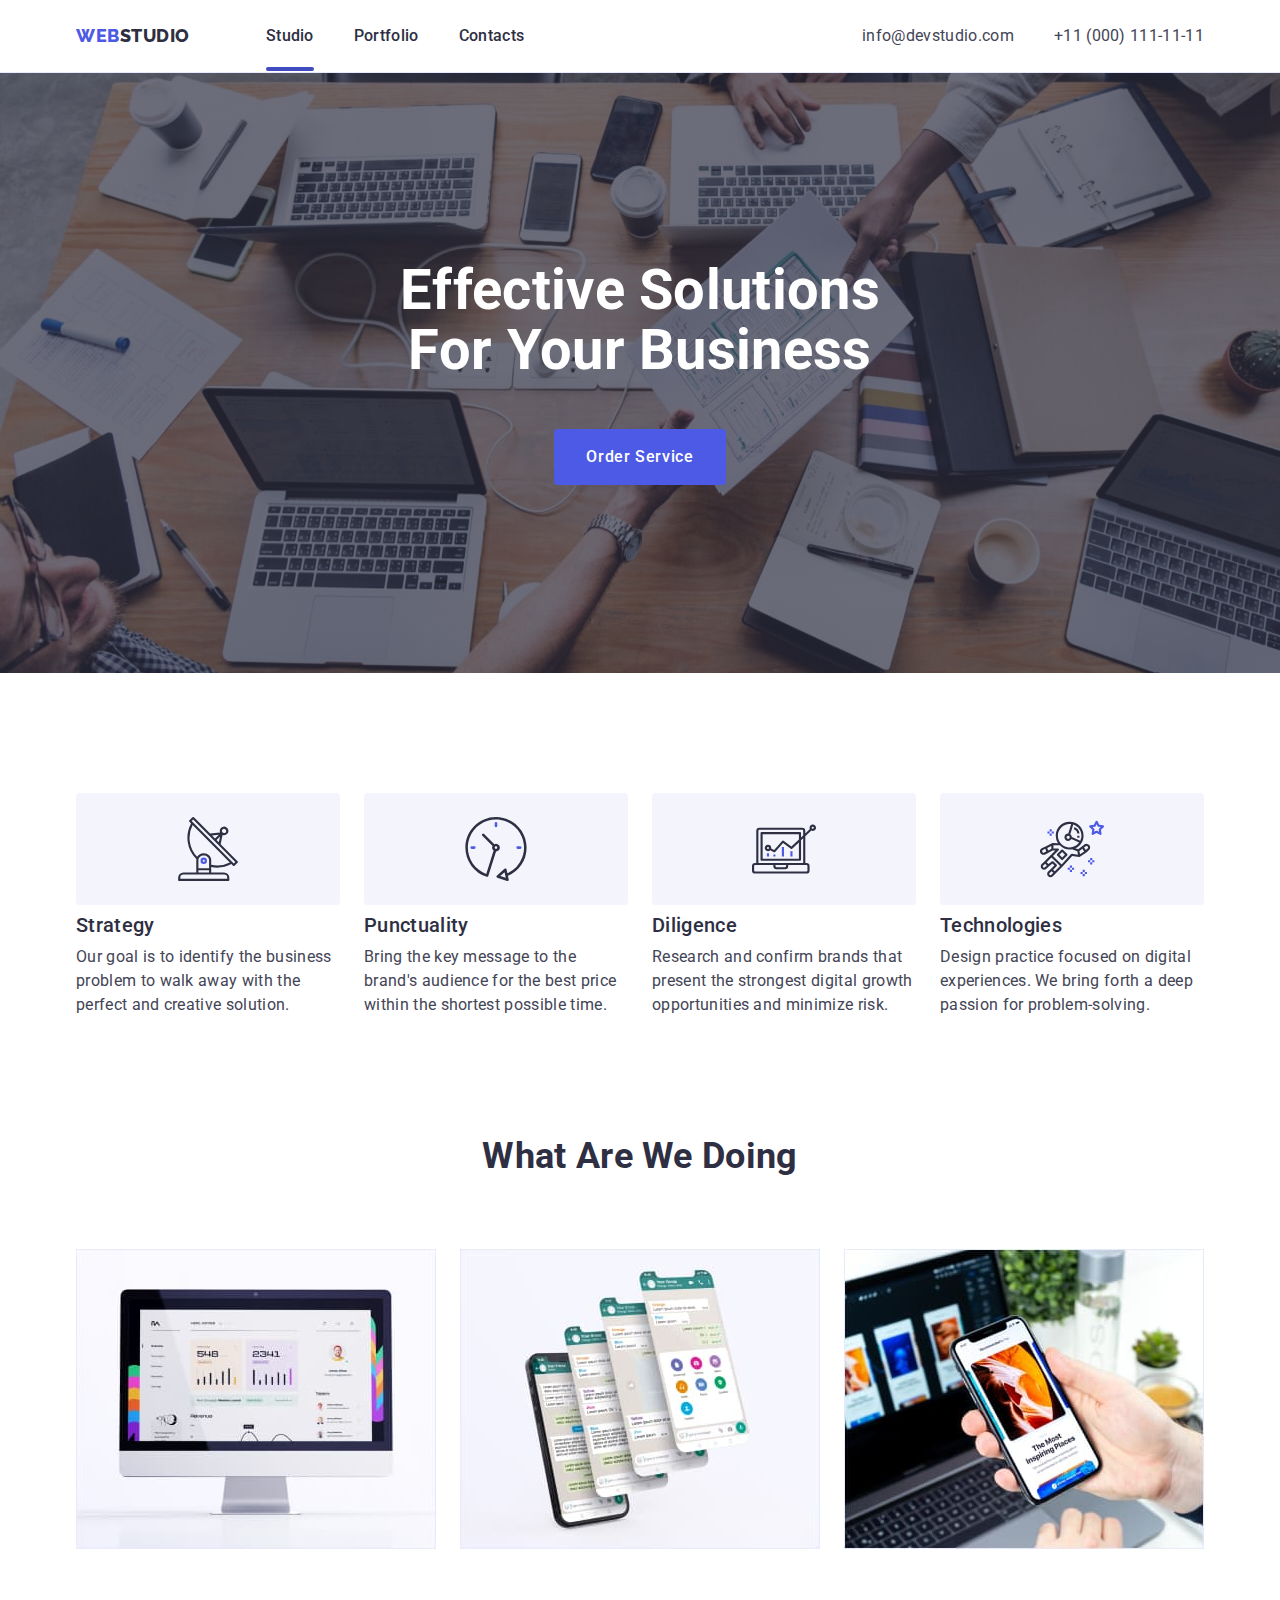
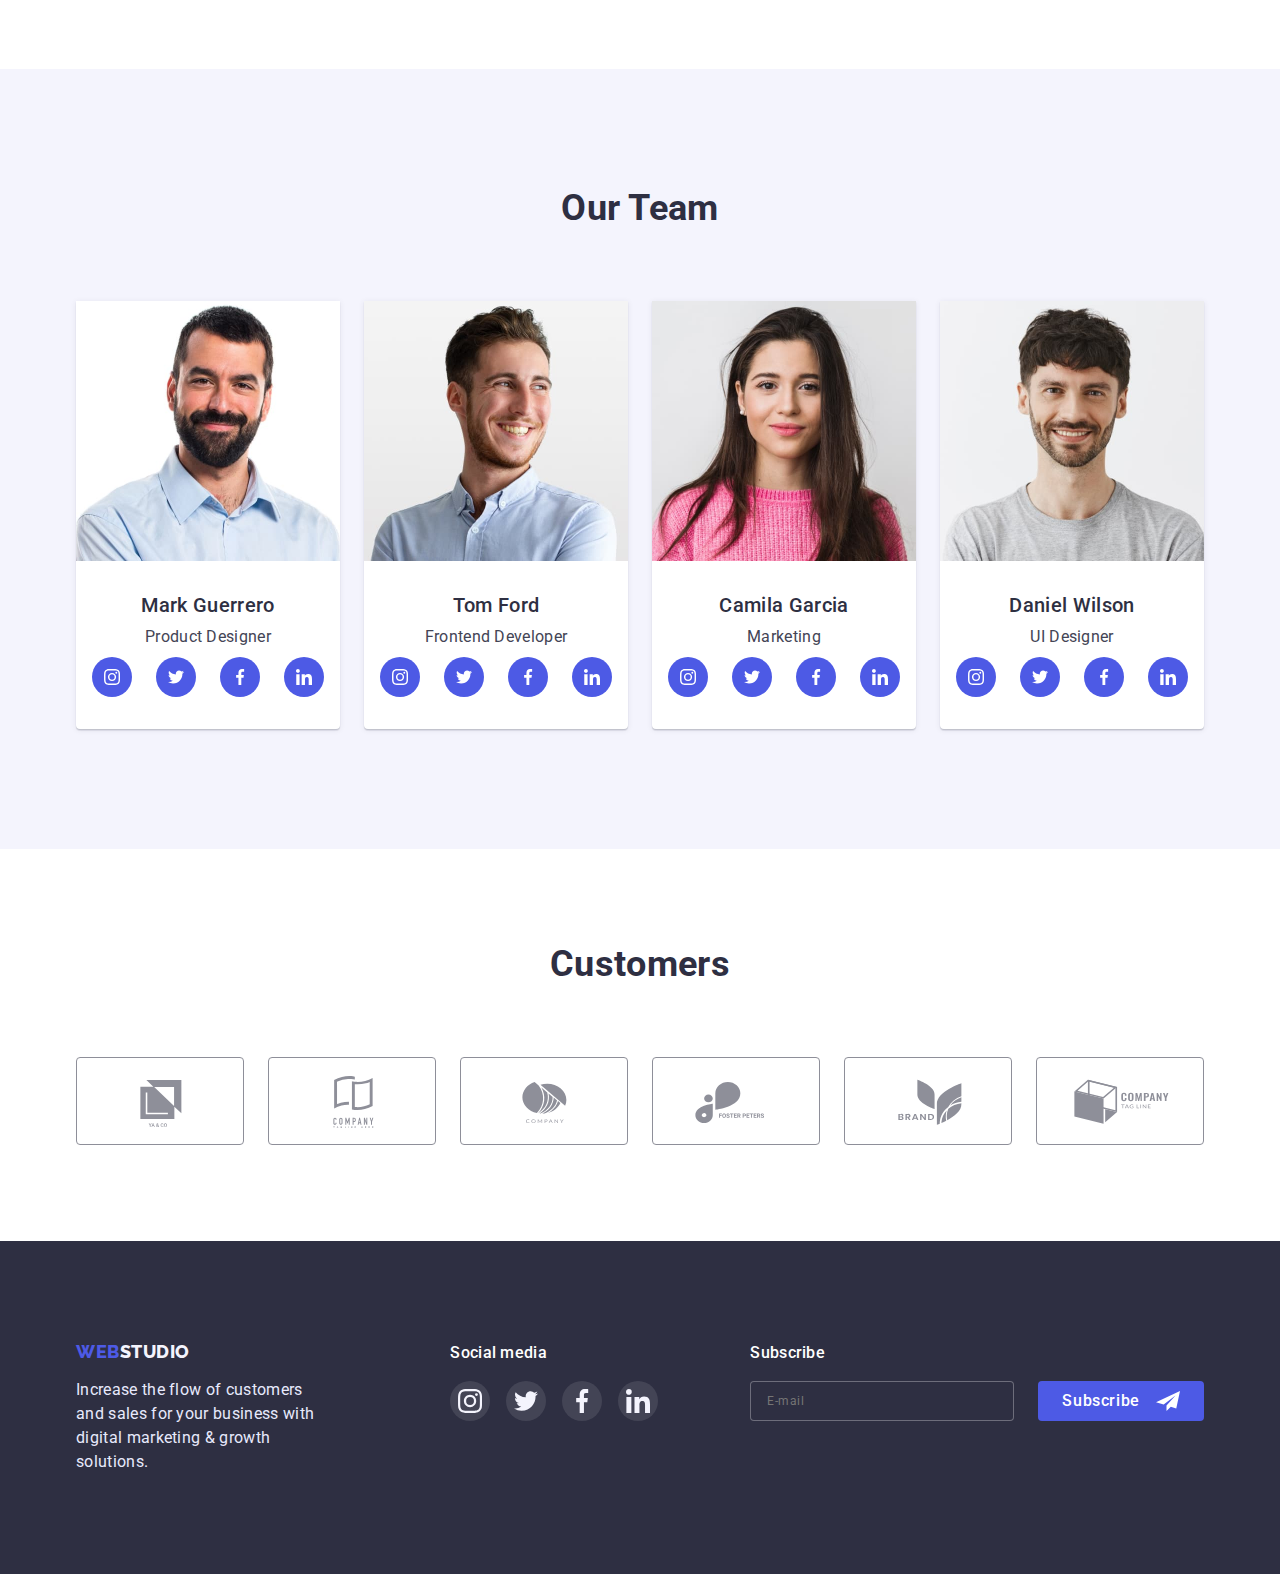
<file: index.html>
<!DOCTYPE html>
<html lang="en">
  <head>
    <meta charset="UTF-8" />
    <meta http-equiv="X-UA-Compatible" content="IE=edge" />
    <meta name="viewport" content="width=device-width, initial-scale=1.0" />
    <title>Studio</title>
    <link rel="preconnect" href="https://fonts.googleapis.com" />
    <link rel="preconnect" href="https://fonts.gstatic.com" crossorigin />
    <link
      href="https://fonts.googleapis.com/css2?family=Raleway:wght@800&family=Roboto:wght@400;500;700;900&display=swap"
      rel="stylesheet"
    />
    <link
      rel="stylesheet"
      href="https://cdnjs.cloudflare.com/ajax/libs/modern-normalize/1.1.0/modern-normalize.css"
      integrity="sha512-Y0MM+V6ymRKN2zStTqzQ227DWhhp4Mzdo6gnlRnuaNCbc+YN/ZH0sBCLTM4M0oSy9c9VKiCvd4Jk44aCLrNS5Q=="
      crossorigin="anonymous"
      referrerpolicy="no-referrer"
    />
    <link rel="stylesheet" href="./css/styles.css" />
  </head>
  <body>
    <header class="header-border">
      <div class="container header-wrap">
        <nav class="nav-menu">
          <a href="./index.html" class="link logo nav-logo"
            ><span class="logo-first">Web</span>Studio</a
          >
          <ul class="list menu-list-wrap">
            <li>
              <a href="" class="link menu-item menu-item-active">Studio</a>
            </li>
            <li>
              <a href="./portfolio.html" class="link menu-item">Portfolio</a>
            </li>
            <li><a href="" class="link menu-item">Contacts</a></li>
          </ul>
        </nav>
        <button type="button" class="mobile-menu-btn js-open-menu">
          <svg class="mobile-menu-burger-icon" width="32" height="22">
            <use href="./images/icons.svg#icon-burger"></use>
          </svg>
        </button>
        <address class="adress-header-container">
          <ul class="list address-wrap">
            <li>
              <a
                href="mailto:info@devstudio.com"
                class="link contacts mail-addres"
                >info@devstudio.com</a
              >
            </li>
            <li>
              <a href="tel:+110001111111" class="link contacts"
                >+11 (000) 111-11-11</a
              >
            </li>
          </ul>
        </address>
      </div>
      <div class="mobile-menu js-menu-container">
        <div class="container mobile-menu-container">
          <button type="button" class="mobile-menu-close-btn js-close-menu">
            <svg class="mobile-menu-close-icon" width="8" height="8">
              <use href="./images/icons.svg#icon-close"></use>
            </svg>
          </button>
          <ul class="list mobile-menu-list-wrap">
            <li>
              <a href="" class="link mobile-menu-item">Studio</a>
            </li>
            <li>
              <a href="./portfolio.html" class="link mobile-menu-item"
                >Portfolio</a
              >
            </li>
            <li><a href="" class="link mobile-menu-item">Contacts</a></li>
          </ul>
          <address class="menu-address-container">
            <ul class="list mobile-address-wrap">
              <li>
                <a
                  href="tel:+110001111111"
                  class="link mobile-menu-contacts-phone"
                  >+11 (000) 111-11-11</a
                >
              </li>
              <li>
                <a
                  href="mailto:info@devstudio.com"
                  class="link mobile-menu-mail"
                  >info@devstudio.com</a
                >
              </li>
            </ul>
          </address>
          <ul class="list menu-social-link-wrap">
            <li>
              <a href="" class="link menu-social-link-lists"
                ><svg class="menu-social-link" width="16" height="16">
                  <use href="./images/icons.svg#icon-instagram"></use>
                </svg>
              </a>
            </li>
            <li>
              <a href="" class="link menu-social-link-lists"
                ><svg class="menu-social-link" width="16" height="16">
                  <use href="./images/icons.svg#icon-twitter"></use>
                </svg>
              </a>
            </li>
            <li>
              <a href="" class="link menu-social-link-lists"
                ><svg class="menu-social-link" width="16" height="16">
                  <use href="./images/icons.svg#icon-facebook"></use>
                </svg>
              </a>
            </li>
            <li>
              <a href="" class="link menu-social-link-lists"
                ><svg class="menu-social-link" width="16" height="16">
                  <use href="./images/icons.svg#icon-linkedin"></use>
                </svg>
              </a>
            </li>
          </ul>
        </div>
      </div>
    </header>
    <main>
      <section class="hero">
        <div class="container hero-wrap">
          <h1 class="hero-text">Effective Solutions For Your Business</h1>
          <button type="button" class="hero-button" data-modal-open>
            Order Service
          </button>
        </div>
      </section>
      <section class="strategy-company">
        <div class="container strategy-wrap">
          <h2 class="visually-hidden">Strategy our company</h2>
          <ul class="list strategy-items">
            <li class="item">
              <div class="strategy-descr-wrap">
                <svg class="icons-strategy" width="64" height="64">
                  <use href="./images/icons.svg#icon-antenna"></use>
                </svg>
              </div>
              <h3 class="strategy-title">Strategy</h3>
              <p class="strategy-text">
                Our goal is to identify the business problem to walk away with
                the perfect and creative solution.
              </p>
            </li>
            <li class="item">
              <div class="strategy-descr-wrap">
                <svg class="icons-strategy" width="64" height="64">
                  <use href="./images/icons.svg#icon-clock"></use>
                </svg>
              </div>
              <h3 class="strategy-title">Punctuality</h3>
              <p class="strategy-text">
                Bring the key message to the brand's audience for the best price
                within the shortest possible time.
              </p>
            </li>
            <li class="item">
              <div class="strategy-descr-wrap">
                <svg class="icons-strategy" width="64" height="64">
                  <use href="./images/icons.svg#icon-diagram"></use>
                </svg>
              </div>
              <h3 class="strategy-title">Diligence</h3>
              <p class="strategy-text">
                Research and confirm brands that present the strongest digital
                growth opportunities and minimize risk.
              </p>
            </li>
            <li class="item">
              <div class="strategy-descr-wrap">
                <svg class="icons-strategy" width="64" height="64">
                  <use href="./images/icons.svg#icon-astronaut"></use>
                </svg>
              </div>
              <h3 class="strategy-title">Technologies</h3>
              <p class="strategy-text">
                Design practice focused on digital experiences. We bring forth a
                deep passion for problem-solving.
              </p>
            </li>
          </ul>
        </div>
      </section>
      <section class="works">
        <div class="container">
          <h2 class="title">What are we doing</h2>
          <ul class="list work-items">
            <li>
              <img
                src="./images/work1.jpg"
                alt="Programs for computers"
                width="360"
                height="300"
              />
            </li>
            <li>
              <img
                src="./images/work2.jpg"
                alt="Phone programs"
                width="360"
                height="300"
              />
            </li>
            <li>
              <img
                src="./images/work3.jpg"
                alt="Internet sites"
                width="360"
                height="300"
              />
            </li>
          </ul>
        </div>
      </section>
      <section class="team-section">
        <div class="container team-section-container">
          <h2 class="title workers-title">Our Team</h2>
          <ul class="list workers-items">
            <li class="specialist-wrap">
              <img
                srcset="./images/mobile/mark-guerrero2x.jpg"
                src="./images/mobile/mark-guerrero.jpg"
                alt="Photo Mark Guerrero"
                width="264"
                height="260"
              />
              <h3 class="name-specialist">Mark Guerrero</h3>
              <p class="work-profession">Product Designer</p>
              <ul class="list social-link-wrap">
                <li>
                  <a href="" class="link social-link-lists"
                    ><svg class="social-link" width="16" height="16">
                      <use href="./images/icons.svg#icon-instagram"></use>
                    </svg>
                  </a>
                </li>
                <li>
                  <a href="" class="link social-link-lists"
                    ><svg class="social-link" width="16" height="16">
                      <use href="./images/icons.svg#icon-twitter"></use>
                    </svg>
                  </a>
                </li>
                <li>
                  <a href="" class="link social-link-lists"
                    ><svg class="social-link" width="16" height="16">
                      <use href="./images/icons.svg#icon-facebook"></use>
                    </svg>
                  </a>
                </li>
                <li>
                  <a href="" class="link social-link-lists"
                    ><svg class="social-link" width="16" height="16">
                      <use href="./images/icons.svg#icon-linkedin"></use>
                    </svg>
                  </a>
                </li>
              </ul>
            </li>
            <li class="specialist-wrap">
              <img
                srcset="./images/mobile/tom-ford2x.jpg"
                src="./images/mobile/tom-ford.jpg"
                alt="Photo Tom Ford"
                width="264"
                height="260"
              />
              <h3 class="name-specialist">Tom Ford</h3>
              <p class="work-profession">Frontend Developer</p>
              <ul class="list social-link-wrap">
                <li>
                  <a href="" class="link social-link-lists"
                    ><svg class="social-link" width="16" height="16">
                      <use href="./images/icons.svg#icon-instagram"></use>
                    </svg>
                  </a>
                </li>
                <li>
                  <a href="" class="link social-link-lists"
                    ><svg class="social-link" width="16" height="16">
                      <use href="./images/icons.svg#icon-twitter"></use>
                    </svg>
                  </a>
                </li>
                <li>
                  <a href="" class="link social-link-lists"
                    ><svg class="social-link" width="16" height="16">
                      <use href="./images/icons.svg#icon-facebook"></use>
                    </svg>
                  </a>
                </li>
                <li>
                  <a href="" class="link social-link-lists"
                    ><svg class="social-link" width="16" height="16">
                      <use href="./images/icons.svg#icon-linkedin"></use>
                    </svg>
                  </a>
                </li>
              </ul>
            </li>
            <li class="specialist-wrap">
              <img
                srcset="./images/mobile/camila-garcia2x.jpg"
                src="./images/mobile/camila-garcia.jpg"
                alt="Photo Camila Garcia"
                width="264"
                height="260"
              />
              <h3 class="name-specialist">Camila Garcia</h3>
              <p class="work-profession">Marketing</p>
              <ul class="list social-link-wrap">
                <li>
                  <a href="" class="link social-link-lists"
                    ><svg class="social-link" width="16" height="16">
                      <use href="./images/icons.svg#icon-instagram"></use>
                    </svg>
                  </a>
                </li>
                <li>
                  <a href="" class="link social-link-lists"
                    ><svg class="social-link" width="16" height="16">
                      <use href="./images/icons.svg#icon-twitter"></use>
                    </svg>
                  </a>
                </li>
                <li>
                  <a href="" class="link social-link-lists"
                    ><svg class="social-link" width="16" height="16">
                      <use href="./images/icons.svg#icon-facebook"></use>
                    </svg>
                  </a>
                </li>
                <li>
                  <a href="" class="link social-link-lists"
                    ><svg class="social-link" width="16" height="16">
                      <use href="./images/icons.svg#icon-linkedin"></use>
                    </svg>
                  </a>
                </li>
              </ul>
            </li>
            <li class="specialist-wrap">
              <img
                srcset="./images/mobile/daniel-wilson2x.jpg"
                src="./images/mobile/daniel-wilson.jpg"
                alt="Photo Daniel Wilson"
                width="264"
                height="260"
              />
              <h3 class="name-specialist">Daniel Wilson</h3>
              <p class="work-profession">UI Designer</p>
              <ul class="list social-link-wrap">
                <li>
                  <a href="" class="link social-link-lists"
                    ><svg class="social-link" width="16" height="16">
                      <use href="./images/icons.svg#icon-instagram"></use>
                    </svg>
                  </a>
                </li>
                <li>
                  <a href="" class="link social-link-lists"
                    ><svg class="social-link" width="16" height="16">
                      <use href="./images/icons.svg#icon-twitter"></use>
                    </svg>
                  </a>
                </li>
                <li>
                  <a href="" class="link social-link-lists"
                    ><svg class="social-link" width="16" height="16">
                      <use href="./images/icons.svg#icon-facebook"></use>
                    </svg>
                  </a>
                </li>
                <li>
                  <a href="" class="link social-link-lists"
                    ><svg class="social-link" width="16" height="16">
                      <use href="./images/icons.svg#icon-linkedin"></use>
                    </svg>
                  </a>
                </li>
              </ul>
            </li>
          </ul>
        </div>
      </section>
      <section class="customers-wrap">
        <div class="container customers-container">
          <h2 class="title customers-title">Customers</h2>
          <ul class="customers-list">
            <li class="list customer-list-item">
              <a href="" class="link customers-icon-link">
                <svg class="icons-customers" width="110" height="56">
                  <use href="./images/icons.svg#icon-logo1"></use>
                </svg>
              </a>
            </li>
            <li class="list customer-list-item">
              <a href="" class="customers-icon-link">
                <svg class="icons-customers" width="110" height="56">
                  <use href="./images/icons.svg#icon-logo2"></use>
                </svg>
              </a>
            </li>
            <li class="list customer-list-item">
              <a href="" class="customers-icon-link">
                <svg class="icons-customers" width="110" height="56">
                  <use href="./images/icons.svg#icon-logo3"></use>
                </svg>
              </a>
            </li>
            <li class="list customer-list-item">
              <a href="" class="customers-icon-link">
                <svg class="icons-customers" width="110" height="56">
                  <use href="./images/icons.svg#icon-logo4"></use>
                </svg>
              </a>
            </li>
            <li class="list customer-list-item">
              <a href="" class="customers-icon-link">
                <svg class="icons-customers" width="110" height="56">
                  <use href="./images/icons.svg#icon-logo5"></use>
                </svg>
              </a>
            </li>
            <li class="list customer-list-item">
              <a href="" class="customers-icon-link">
                <svg class="icons-customers" width="104" height="56">
                  <use href="./images/icons.svg#icon-logo6"></use>
                </svg>
              </a>
            </li>
          </ul>
        </div>
      </section>
    </main>
    <footer class="footer">
      <div class="container footer-wrap">
        <div class="footer-descr">
          <a href="./index.html" class="link logo-footer"
            ><span class="logo-first">Web</span>Studio</a
          >
          <p class="text-footer">
            Increase the flow of customers and sales for your business with
            digital marketing & growth solutions.
          </p>
        </div>
        <div class="contacts-social-links">
          <h2 class="fotter-contact-text">Social media</h2>
          <ul class="list footer-social-lists">
            <li>
              <a href="" class="link footer-social-link-lists"
                ><svg class="footer-social-link" width="24" height="24">
                  <use href="./images/icons.svg#icon-instagram"></use>
                </svg>
              </a>
            </li>
            <li>
              <a href="" class="link footer-social-link-lists"
                ><svg class="footer-social-link" width="24" height="24">
                  <use href="./images/icons.svg#icon-twitter"></use>
                </svg>
              </a>
            </li>
            <li>
              <a href="" class="link footer-social-link-lists"
                ><svg class="footer-social-link" width="24" height="24">
                  <use href="./images/icons.svg#icon-facebook"></use>
                </svg>
              </a>
            </li>
            <li>
              <a href="" class="link footer-social-link-lists"
                ><svg class="footer-social-link" width="24" height="24">
                  <use href="./images/icons.svg#icon-linkedin"></use>
                </svg>
              </a>
            </li>
          </ul>
        </div>
        <form name="form-subscribe" class="form-subscribe">
          <p class="fotter-form-text">Subscribe</p>
          <div class="footer-form-subscribe">
            <label
              ><input
                id=""
                type="email"
                class="footer-form-input"
                placeholder="E-mail"
                required
            /></label>
            <button type="submit" class="footer-btn-subscribe">
              Subscribe
            </button>
          </div>
        </form>
      </div>
    </footer>

    <div class="backdrop is-hidden" data-modal>
      <div class="modal">
        <button type="button" class="modal-close-button" data-modal-close>
          <svg class="modal-close-btn-icon" width="8px" height="8px">
            <use href="./images/icons.svg#icon-close"></use>
          </svg>
        </button>
        <p class="modal-text-descr">
          Leave your contacts and we will call you back
        </p>
        <form class="modal-form">
          <label for="input-name" class="modal-label-name">Name</label>
          <div class="modal-name-wrap">
            <input
              type="text"
              class="form-input-name"
              name="name"
              id="input-name"
              required
            />
            <svg class="modal-icon-name" width="12" height="12">
              <use href="./images/icons.svg#icon-name"></use>
            </svg>
          </div>
          <label for="input-phone" class="modal-label-phone">Phone</label>
          <div class="modal-phone-wrap">
            <input
              type="tel"
              class="form-input-phone"
              name="phone"
              id="input-phone"
              required
            />
            <svg class="modal-icon-phone" width="13" height="13">
              <use href="./images/icons.svg#icon-phone"></use>
            </svg>
          </div>
          <label for="input-email" class="modal-label-email">Email</label>
          <div class="modal-email-wrap">
            <input
              type="email"
              class="form-input-email"
              name="email"
              id="input-email"
              required
            />
            <svg class="modal-icon-email" width="15" height="12">
              <use href="./images/icons.svg#icon-mail"></use>
            </svg>
          </div>

          <label for="modal-comment" class="modal-label-comment">Comment</label>
          <textarea
            type="text"
            name="coment"
            id="modal-comment"
            class="modal-textarea-coment"
            placeholder="Text input"
          ></textarea>
          <input
            type="checkbox"
            name="checkbox"
            id="checkbox-policy"
            class="form-checkbox visually-hidden"
          />
          <label for="checkbox-policy" class="label-policy"
            >I accept the terms and conditions of the&nbsp;
            <a href="" class="label-policy-link">Privacy Policy</a></label
          >
          <button type="submit" class="form-button-send">Send</button>
        </form>
      </div>
    </div>
    <script src="./js/modal.js"></script>
    <script src="./js/mobile-menu.js"></script>
  </body>
</html>
</file>
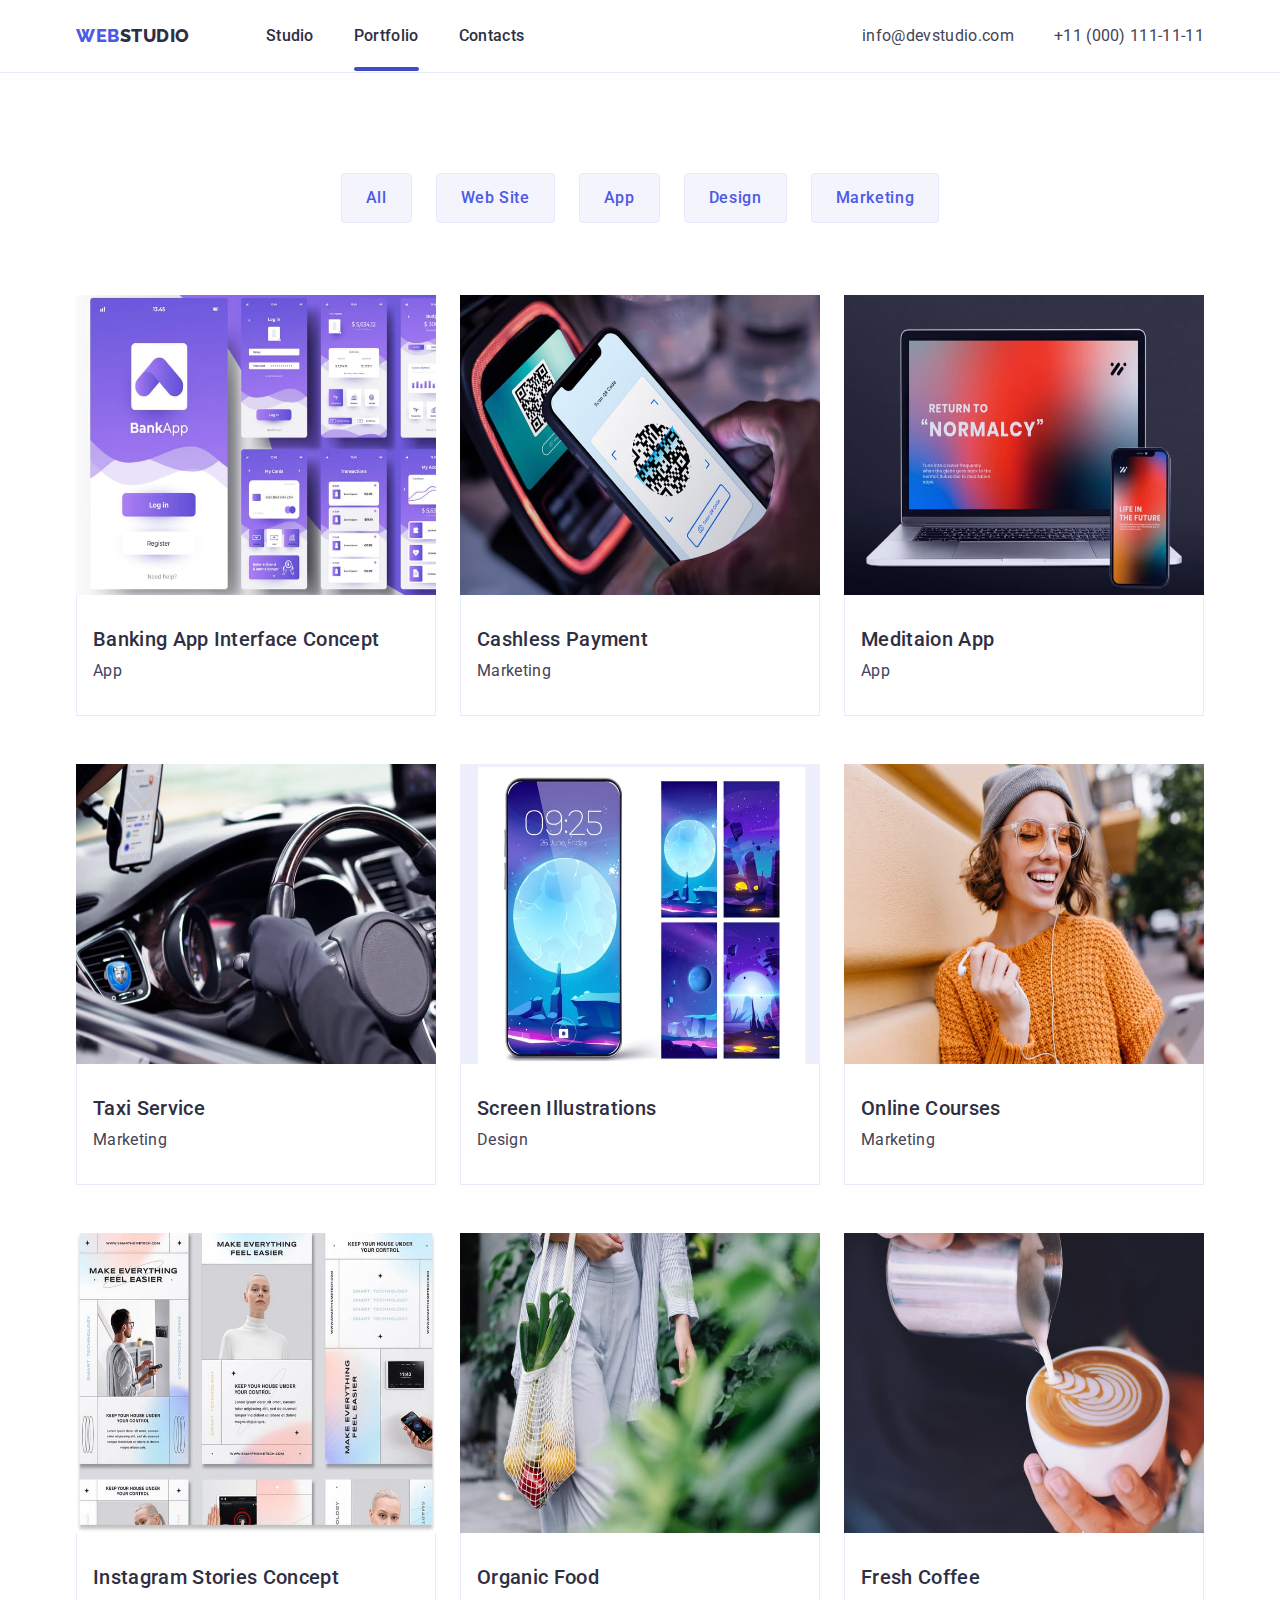
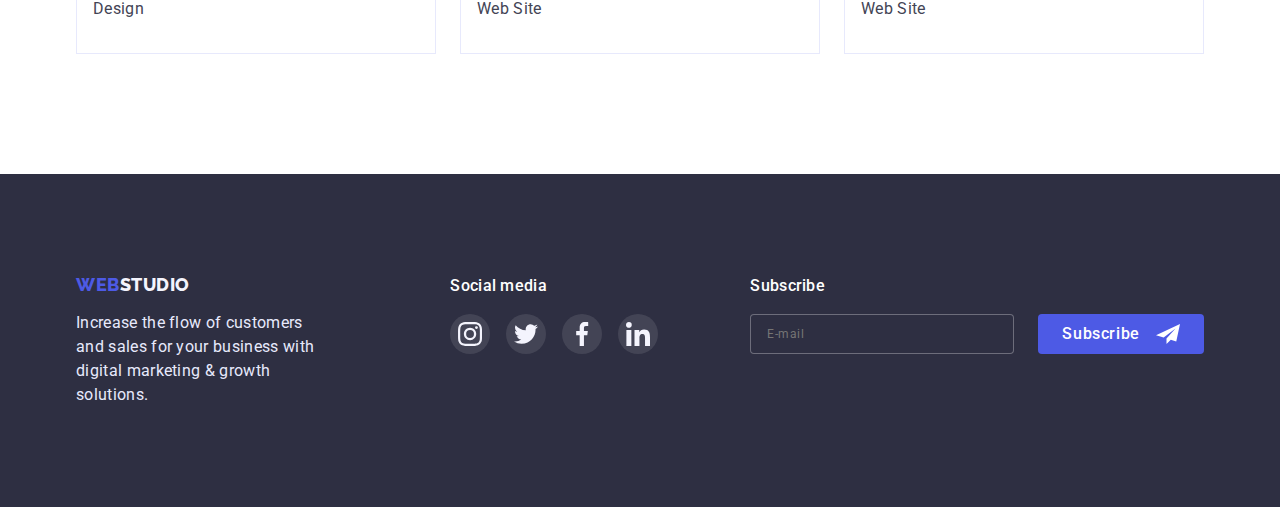
<file: portfolio.html>
<!DOCTYPE html>
<html lang="en">
  <head>
    <meta charset="UTF-8" />
    <meta http-equiv="X-UA-Compatible" content="IE=edge" />
    <meta name="viewport" content="width=device-width, initial-scale=1.0" />
    <title>Portfolio</title>
    <link rel="preconnect" href="https://fonts.googleapis.com" />
    <link rel="preconnect" href="https://fonts.gstatic.com" crossorigin />
    <link
      href="https://fonts.googleapis.com/css2?family=Raleway:wght@800&family=Roboto:wght@400;500;700;900&display=swap"
      rel="stylesheet"
    />
    <link
      rel="stylesheet"
      href="https://cdnjs.cloudflare.com/ajax/libs/modern-normalize/1.1.0/modern-normalize.css"
      integrity="sha512-Y0MM+V6ymRKN2zStTqzQ227DWhhp4Mzdo6gnlRnuaNCbc+YN/ZH0sBCLTM4M0oSy9c9VKiCvd4Jk44aCLrNS5Q=="
      crossorigin="anonymous"
      referrerpolicy="no-referrer"
    />
    <link rel="stylesheet" href="./css/styles.css" />
  </head>
  <body>
    <header class="header-border">
      <div class="container header-wrap">
        <nav class="nav-menu">
          <a href="./index.html" class="link logo nav-logo"
            ><span class="logo-first">Web</span>Studio</a
          >
          <ul class="list menu-list-wrap">
            <li>
              <a href="./index.html" class="link menu-item">Studio</a>
            </li>
            <li>
              <a href="./portfolio.html" class="link menu-item menu-item-active"
                >Portfolio</a
              >
            </li>
            <li><a href="" class="link menu-item">Contacts</a></li>
          </ul>
        </nav>
        <button type="button" class="mobile-menu-btn js-open-menu">
          <svg class="mobile-menu-burger-icon" width="32" height="22">
            <use href="./images/icons.svg#icon-burger"></use>
          </svg>
        </button>
        <address class="adress-header-container">
          <ul class="list address-wrap">
            <li>
              <a
                href="mailto:info@devstudio.com"
                class="link contacts mail-addres"
                >info@devstudio.com</a
              >
            </li>
            <li>
              <a href="tel:+110001111111" class="link contacts"
                >+11 (000) 111-11-11</a
              >
            </li>
          </ul>
        </address>
      </div>
      <div class="mobile-menu js-menu-container">
        <div class="container mobile-menu-container">
          <button type="button" class="mobile-menu-close-btn js-close-menu">
            <svg class="mobile-menu-close-icon" width="8" height="8">
              <use href="./images/icons.svg#icon-close"></use>
            </svg>
          </button>
          <ul class="list mobile-menu-list-wrap">
            <li>
              <a href="./index.html" class="link mobile-menu-item">Studio</a>
            </li>
            <li>
              <a href="./portfolio.html" class="link mobile-menu-item"
                >Portfolio</a
              >
            </li>
            <li><a href="" class="link mobile-menu-item">Contacts</a></li>
          </ul>
          <address class="menu-address-container">
            <ul class="list mobile-address-wrap">
              <li>
                <a
                  href="tel:+110001111111"
                  class="link mobile-menu-contacts-phone"
                  >+11 (000) 111-11-11</a
                >
              </li>
              <li>
                <a
                  href="mailto:info@devstudio.com"
                  class="link mobile-menu-mail"
                  >info@devstudio.com</a
                >
              </li>
            </ul>
          </address>
          <ul class="list menu-social-link-wrap">
            <li>
              <a href="" class="link menu-social-link-lists"
                ><svg class="menu-social-link" width="16" height="16">
                  <use href="./images/icons.svg#icon-instagram"></use>
                </svg>
              </a>
            </li>
            <li>
              <a href="" class="link menu-social-link-lists"
                ><svg class="menu-social-link" width="16" height="16">
                  <use href="./images/icons.svg#icon-twitter"></use>
                </svg>
              </a>
            </li>
            <li>
              <a href="" class="link menu-social-link-lists"
                ><svg class="menu-social-link" width="16" height="16">
                  <use href="./images/icons.svg#icon-facebook"></use>
                </svg>
              </a>
            </li>
            <li>
              <a href="" class="link menu-social-link-lists"
                ><svg class="menu-social-link" width="16" height="16">
                  <use href="./images/icons.svg#icon-linkedin"></use>
                </svg>
              </a>
            </li>
          </ul>
        </div>
      </div>
    </header>
    <main>
      <section class="portfolio-wrap">
        <div class="container">
          <h1 class="visually-hidden">Projects</h1>
          <ul class="list portfolio-filter">
            <li><button type="button" class="buton-filter">All</button></li>
            <li>
              <button type="button" class="buton-filter">Web Site</button>
            </li>
            <li><button type="button" class="buton-filter">App</button></li>
            <li><button type="button" class="buton-filter">Design</button></li>
            <li>
              <button type="button" class="buton-filter">Marketing</button>
            </li>
          </ul>
          <ul class="list portfolio-items">
            <li class="work-example">
              <a href="" class="link work-example-link">
                <div class="work-example-overlay">
                  <picture>
                    <source
                      srcset="
                        ./images/desctop/project1.jpg,
                        ./images/desctop/project1-2x.jpg 2x
                      "
                      media="min-width: 1200px" />
                    <source
                      srcset="
                        ./images/tablet/project1.jpg,
                        ./images/tablet/project1-2x.jpg 2x
                      "
                      media="min-width: 768px" />
                    <source
                      srcset="
                        ./images/mobile/project1.jpg,
                        ./images/mobile/project1-2x.jpg 2x
                      "
                      media="max-width: 767px" />

                    <img
                      class="portfolio-project-img"
                      srcset="./images/mobile/project1-2x.jpg"
                      src="./images/mobile/project1.jpg"
                      alt="Client bank website"
                  /></picture>

                  <p class="overlay-text">
                    14 Stylish and User-Friendly App Design Concepts · Task
                    Manager App · Calorie Tracker App · Exotic Fruit Ecommerce
                    App · Cloud Storage App
                  </p>
                </div>
                <div class="work-example-descr">
                  <h2 class="project-title">Banking App Interface Concept</h2>
                  <p class="type-project">App</p>
                </div>
              </a>
            </li>
            <li class="work-example">
              <a href="" class="link work-example-link">
                <div class="work-example-overlay">
                  <picture>
                    <source
                      srcset="
                        ./images/desctop/project2.jpg,
                        ./images/desctop/project2-2x.jpg 2x
                      "
                      media="min-width: 1200px" />
                    <source
                      srcset="
                        ./images/tablet/project2.jpg,
                        ./images/tablet/project2-2x.jpg 2x
                      "
                      media="min-width: 768px" />
                    <source
                      srcset="
                        ./images/mobile/project2.jpg,
                        ./images/mobile/project2-2x.jpg 2x
                      "
                      media="max-width: 767px" />
                    <img
                      class="portfolio-project-img"
                      srcset="./images/mobile/project2-2x.jpg"
                      src="./images/mobile/project2.jpg"
                      alt="Payment application"
                  /></picture>
                  <p class="overlay-text">
                    14 Stylish and User-Friendly App Design Concepts · Task
                    Manager App · Calorie Tracker App · Exotic Fruit Ecommerce
                    App · Cloud Storage App
                  </p>
                </div>
                <div class="work-example-descr">
                  <h2 class="project-title">Cashless Payment</h2>
                  <p class="type-project">Marketing</p>
                </div>
              </a>
            </li>
            <li class="work-example">
              <a href="" class="link work-example-link">
                <div class="work-example-overlay">
                  <picture>
                    <source
                      srcset="
                        ./images/desctop/project3.jpg,
                        ./images/desctop/project3-2x.jpg 2x
                      "
                      media="min-width: 1200px" />
                    <source
                      srcset="
                        ./images/tablet/project3.jpg,
                        ./images/tablet/project3-2x.jpg 2x
                      "
                      media="min-width: 768px" />
                    <source
                      srcset="
                        ./images/mobile/project3.jpg,
                        ./images/mobile/project3-2x.jpg 2x
                      "
                      media="max-width: 767px" />
                    <img
                      class="portfolio-project-img"
                      srcset="./images/mobile/project3-2x.jpg"
                      src="./images/mobile/project3.jpg"
                      alt="App on phone and laptop"
                  /></picture>
                  <p class="overlay-text">
                    14 Stylish and User-Friendly App Design Concepts · Task
                    Manager App · Calorie Tracker App · Exotic Fruit Ecommerce
                    App · Cloud Storage App
                  </p>
                </div>
                <div class="work-example-descr">
                  <h2 class="project-title">Meditaion App</h2>
                  <p class="type-project">App</p>
                </div>
              </a>
            </li>
            <li class="work-example">
              <a href="" class="link work-example-link">
                <div class="work-example-overlay">
                  <picture>
                    <source
                      srcset="
                        ./images/desctop/project4.jpg,
                        ./images/desctop/project4-2x.jpg 2x
                      "
                      media="min-width: 1200px" />
                    <source
                      srcset="
                        ./images/tablet/project4.jpg,
                        ./images/tablet/project4-2x.jpg 2x
                      "
                      media="min-width: 768px" />
                    <source
                      srcset="
                        ./images/mobile/project4.jpg,
                        ./images/mobile/project4-2x.jpg 2x
                      "
                      media="max-width: 767px" />
                    <img
                      class="portfolio-project-img"
                      srcset="./images/mobile/project4-2x.jpg"
                      src="./images/mobile/project4.jpg"
                      alt="Phone in front of the driver"
                  /></picture>
                  <p class="overlay-text">
                    14 Stylish and User-Friendly App Design Concepts · Task
                    Manager App · Calorie Tracker App · Exotic Fruit Ecommerce
                    App · Cloud Storage App
                  </p>
                </div>
                <div class="work-example-descr">
                  <h2 class="project-title">Taxi Service</h2>
                  <p class="type-project">Marketing</p>
                </div>
              </a>
            </li>
            <li class="work-example">
              <a href="" class="link work-example-link">
                <div class="work-example-overlay">
                  <picture>
                    <source
                      srcset="
                        ./images/desctop/project5.jpg,
                        ./images/desctop/project5-2x.jpg 2x
                      "
                      media="min-width: 1200px" />
                    <source
                      srcset="
                        ./images/tablet/project5.jpg,
                        ./images/tablet/project5-2x.jpg 2x
                      "
                      media="min-width: 768px" />
                    <source
                      srcset="
                        ./images/mobile/project5.jpg,
                        ./images/mobile/project5-2x.jpg 2x
                      "
                      media="max-width: 767px" />
                    <img
                      class="portfolio-project-img"
                      srcset="./images/mobile/project5-2x.jpg"
                      src="./images/mobile/project5.png"
                      alt="Screensaver on phone"
                  /></picture>
                  <p class="overlay-text">
                    14 Stylish and User-Friendly App Design Concepts · Task
                    Manager App · Calorie Tracker App · Exotic Fruit Ecommerce
                    App · Cloud Storage App
                  </p>
                </div>
                <div class="work-example-descr">
                  <h2 class="project-title">Screen Illustrations</h2>
                  <p class="type-project">Design</p>
                </div>
              </a>
            </li>
            <li class="work-example">
              <a href="" class="link work-example-link">
                <div class="work-example-overlay">
                  <picture>
                    <source
                      srcset="
                        ./images/desctop/project6.jpg,
                        ./images/desctop/project6-2x.jpg 2x
                      "
                      media="min-width: 1200px" />
                    <source
                      srcset="
                        ./images/tablet/project6.jpg,
                        ./images/tablet/project6-2x.jpg 2x
                      "
                      media="min-width: 768px" />
                    <source
                      srcset="
                        ./images/mobile/project6.jpg,
                        ./images/mobile/project6-2x.jpg 2x
                      "
                      media="max-width: 767px" />
                    <img
                      class="portfolio-project-img"
                      srcset="./images/mobile/project6-2x.jpg"
                      src="./images/mobile/project6.jpg"
                      alt="Girl with phone"
                  /></picture>
                  <p class="overlay-text">
                    14 Stylish and User-Friendly App Design Concepts · Task
                    Manager App · Calorie Tracker App · Exotic Fruit Ecommerce
                    App · Cloud Storage App
                  </p>
                </div>
                <div class="work-example-descr">
                  <h2 class="project-title">Online Courses</h2>
                  <p class="type-project">Marketing</p>
                </div>
              </a>
            </li>
            <li class="work-example">
              <a href="" class="link work-example-link">
                <div class="work-example-overlay">
                  <picture>
                    <source
                      srcset="
                        ./images/desctop/project7.jpg,
                        ./images/desctop/project7-2x.jpg 2x
                      "
                      media="min-width: 1200px" />

                    <source
                      srcset="
                        ./images/tablet/project7.jpg,
                        ./images/tablet/project7-2x.jpg 2x
                      "
                      media="min-width: 768px" />
                    <source
                      srcset="
                        ./images/mobile/project7.jpg,
                        ./images/mobile/project7-2x.jpg 2x
                      "
                      media="max-width: 767px" />
                    <img
                      class="portfolio-project-img"
                      srcset="./images/mobile/project7-2x.jpg"
                      src="./images/mobile/project7.jpg"
                      alt="Picture layouts"
                  /></picture>
                  <p class="overlay-text">
                    14 Stylish and User-Friendly App Design Concepts · Task
                    Manager App · Calorie Tracker App · Exotic Fruit Ecommerce
                    App · Cloud Storage App
                  </p>
                </div>
                <div class="work-example-descr">
                  <h2 class="project-title">Instagram Stories Concept</h2>
                  <p class="type-project">Design</p>
                </div>
              </a>
            </li>
            <li class="work-example">
              <a href="" class="link work-example-link">
                <div class="work-example-overlay">
                  <picture>
                    <source
                      srcset="
                        ./images/desctop/project8.jpg,
                        ./images/desctop/project8-2x.jpg 2x
                      "
                      media="min-width: 1200px" />
                    <source
                      srcset="
                        ./images/tablet/project8.jpg,
                        ./images/tablet/project8-2x.jpg 2x
                      "
                      media="min-width: 768px" />
                    <source
                      srcset="
                        ./images/mobile/project8.jpg,
                        ./images/mobile/project8-2x.jpg 2x
                      "
                      media="max-width: 767px" />
                    <img
                      class="portfolio-project-img"
                      srcset="./images/mobile/project8-2x.jpg"
                      src="./images/mobile/project8.jpg"
                      alt="Bag with vegetables and fruits"
                  /></picture>
                  <p class="overlay-text">
                    14 Stylish and User-Friendly App Design Concepts · Task
                    Manager App · Calorie Tracker App · Exotic Fruit Ecommerce
                    App · Cloud Storage App
                  </p>
                </div>
                <div class="work-example-descr">
                  <h2 class="project-title">Organic Food</h2>
                  <p class="type-project">Web Site</p>
                </div>
              </a>
            </li>
            <li class="work-example">
              <a href="" class="link work-example-link">
                <div class="work-example-overlay">
                  <picture>
                    <source
                      srcset="
                        ./images/desctop/project9.jpg,
                        ./images/desctop/project9-2x.jpg 2x
                      "
                      media="min-width: 1200px" />
                    <source
                      srcset="
                        ./images/tablet/project9.jpg,
                        ./images/tablet/project9-2x.jpg 2x
                      "
                      media="min-width: 768px" />
                    <source
                      srcset="
                        ./images/mobile/project9.jpg,
                        ./images/mobile/project9-2x.jpg 2x
                      "
                      media="max-width: 767px" />
                    <img
                      class="portfolio-project-img"
                      srcset="./images/mobile/project9-2x.jpg"
                      src="./images/mobile/project9.jpg"
                      alt="Coffee preparation"
                  /></picture>
                  <p class="overlay-text">
                    14 Stylish and User-Friendly App Design Concepts · Task
                    Manager App · Calorie Tracker App · Exotic Fruit Ecommerce
                    App · Cloud Storage App
                  </p>
                </div>
                <div class="work-example-descr">
                  <h2 class="project-title">Fresh Coffee</h2>
                  <p class="type-project">Web Site</p>
                </div>
              </a>
            </li>
          </ul>
        </div>
      </section>
    </main>
    <footer class="footer">
      <div class="container footer-wrap">
        <div class="footer-descr">
          <a href="./index.html" class="link logo-footer"
            ><span class="logo-first">Web</span>Studio</a
          >
          <p class="text-footer">
            Increase the flow of customers and sales for your business with
            digital marketing & growth solutions.
          </p>
        </div>
        <div class="contacts-social-links">
          <h2 class="fotter-contact-text">Social media</h2>
          <ul class="list footer-social-lists">
            <li>
              <a href="" class="link footer-social-link-lists"
                ><svg class="footer-social-link" width="24" height="24">
                  <use href="./images/icons.svg#icon-instagram"></use>
                </svg>
              </a>
            </li>
            <li>
              <a href="" class="link footer-social-link-lists"
                ><svg class="footer-social-link" width="24" height="24">
                  <use href="./images/icons.svg#icon-twitter"></use>
                </svg>
              </a>
            </li>
            <li>
              <a href="" class="link footer-social-link-lists"
                ><svg class="footer-social-link" width="24" height="24">
                  <use href="./images/icons.svg#icon-facebook"></use>
                </svg>
              </a>
            </li>
            <li>
              <a href="" class="link footer-social-link-lists"
                ><svg class="footer-social-link" width="24" height="24">
                  <use href="./images/icons.svg#icon-linkedin"></use>
                </svg>
              </a>
            </li>
          </ul>
        </div>
        <form name="form-subscribe" class="form-subscribe">
          <p class="fotter-form-text">Subscribe</p>
          <div class="footer-form-subscribe">
            <label
              ><input
                id=""
                type="email"
                class="footer-form-input"
                placeholder="E-mail"
                required
            /></label>
            <button type="submit" class="footer-btn-subscribe">
              Subscribe
            </button>
          </div>
        </form>
      </div>
    </footer>

    <script src="./js/mobile-menu.js"></script>
  </body>
</html>
</file>
<file: css/styles.css>
:root {
    --primary-clr-text: #434455;
    --secondary-clr-text: #2E2F42;
    --blue-clr: #4D5AE5;
    --action-clr: #404BBF;
    --write-logo-footer: #F4F4FD;
    --primary-write: #FFFFFF;
    --write-text-footer: #E7E9FC;
    --transition-dur-and-funct: 250ms cubic-bezier(0.4, 0, 0.2, 1);
}

h1,
h2,
h3,
h4,
p,
ul {
    margin: 0;
    padding: 0;

}

img {
    display: flex;
    width: 100%;
    height: auto;
}


body {
    font-family: 'Roboto', sans-serif;
    font-size: 16px;
    line-height: 1.5;
    letter-spacing: 0.02em;
    color: var(--primary-clr-text);
}

.visually-hidden {
    position: absolute;
    width: 1px;
    height: 1px;
    margin: -1px;
    border: 0;
    padding: 0;
    white-space: nowrap;
    clip-path: inset(100%);
    clip: rect(0 0 0 0);
    overflow: hidden;
}

.list {
    list-style: none;
}

.link {
    text-decoration: none;

}

.logo {
    font-family: 'Raleway', sans-serif;
    font-weight: 800;
    font-size: 18px;
    line-height: 1.33;
    letter-spacing: 0.03em;
    text-transform: uppercase;
    color: var(--secondary-clr-text);
}

.logo-first {
    color: var(--blue-clr);
}

.container {
    width: 100%;
    padding-left: 16px;
    padding-right: 16px;
}

@media screen and (min-width: 480px) {
    .container {
        width: 428px;
        margin-right: auto;
        margin-left: auto;
    }
}


@media screen and (min-width: 768px) {
    .container {
        width: 768px;
        margin-right: auto;
        margin-left: auto;
    }

    .mobile-menu {
        display: none;
    }

    .mobile-menu-btn {
        display: none;
    }
}

@media screen and (min-width: 1200px) {
    .container {
        width: 1160px;
    }
}


/* ========HEADER======== */

.header-border {
    padding-top: 24px;
    padding-bottom: 12px;
    border-bottom-width: 1px;
    border-bottom-style: solid;
    border-bottom-color: #E7E9FC;
}

.header-wrap {
    display: flex;
    align-items: center;
    justify-content: space-between;
}

.mobile-menu-btn {
    background-color: transparent;
    border: none;
    padding: 0;
    height: 22px;
}

@media screen and (max-width: 767px) {
    .menu-list-wrap {
        display: none;
    }

    .adress-header-container {
        display: none;
    }
}

@media screen and (min-width: 768px) {

    .header-wrap {
        display: flex;
        justify-content: space-between;
        align-items: flex-start;
    }

    .menu-item {
        position: relative;
        font-weight: 500;
        font-size: 16px;
        line-height: 1.5;
        color: var(--secondary-clr-text);
        padding-bottom: 22px;
        transition: color var(--transition-dur-and-funct);
    }

    .menu-item:hover,
    .menu-item:focus {
        color: var(--action-clr);
    }

    .menu-item-active::after {
        display: block;
        position: absolute;
        content: "";
        width: 100%;
        height: 4px;
        bottom: -4px;

        background: var(--action-clr);
        border-radius: 2px;

    }

    .adress-header-container .contacts {
        font-family: 'Roboto';
        font-style: normal;
        font-weight: 400;
        font-size: 12px;
        line-height: 1.17;
        letter-spacing: 0.04em;
        color: var(--primary-clr-text);
        display: block;
        transition: color var(--transition-dur-and-funct);
    }

    .contacts:hover,
    .contacts:focus {
        color: var(--action-clr);
    }

    .mail-addres {
        margin-bottom: 6px;
    }



    .nav-menu {
        display: flex;
    }



    .menu-list-wrap {
        display: flex;
        gap: 40px;
    }

    .address-wrap {
        display: flex;
        flex-direction: column;
    }

    .nav-logo {
        margin-right: 120px;
    }
}

@media screen and (min-width: 1200px) {
    .header-border {
        padding-top: 24px;
        padding-bottom: 24px;
    }

    .nav-logo {
        margin-right: 76px;
    }

    .address-wrap {
        display: flex;
        flex-direction: row;
        gap: 40px;
    }

    .mail-addres {
        margin-bottom: 0px;
    }

    .adress-header-container .contacts {
        font-size: 16px;
        line-height: 1.5;
        letter-spacing: 0.02em;
        color: var(--primary-clr-text);
        display: block;
        transition: color var(--transition-dur-and-funct);
    }
}


/* ===============MOBILE MENU============ */
@media screen and (max-width: 767px) {
    .mobile-menu {
        position: fixed;
        width: 100%;
        height: 100%;
        top: 0;
        right: 0;
        z-index: 1000;
        background-color: var(--primary-write);
        opacity: 0;
        visibility: hidden;
        pointer-events: none;
        overflow-y: scroll;
        transition: opacity var(--transition-dur-and-funct), visibility var(--transition-dur-and-funct);
    }

    .mobile-menu.is-open {
        opacity: 1;
        visibility: visible;
        pointer-events: auto;
    }

    .mobile-menu-close-btn {
        position: absolute;
        top: 24px;
        right: 24px;
        display: flex;
        justify-content: center;
        align-items: center;
        width: 24px;
        height: 24px;
        border-radius: 50%;
        background-color: var(--write-text-footer);
        border: 1px solid rgba(0, 0, 0, 0.1);
        padding: 0;

        transition: background-color var(--transition-dur-and-funct);
    }

    .mobile-menu-close-btn:hover,
    .mobile-menu-close-btn:focus {
        background-color: var(--action-clr);
    }

    .mobile-menu-close-icon {
        transition: fill var(--transition-dur-and-funct);
    }

    .mobile-menu-close-btn:hover .mobile-menu-close-icon,
    .mobile-menu-close-btn:focus .mobile-menu-close-icon {
        fill: var(--primary-write);
    }

    .mobile-menu-container {
        position: relative;
        padding-top: 80px;
        padding-left: 40px;
        padding-bottom: 40px;
    }

    .mobile-menu-list-wrap {
        display: flex;
        flex-direction: column;
        gap: 40px;
        margin-bottom: 284px;
    }

    .mobile-menu-item {

        font-weight: 700;
        font-size: 36px;
        line-height: 1.11;
        color: var(--secondary-clr-text);
    }

    .mobile-menu-item:hover,
    .mobile-menu-item:focus {
        color: var(--action-clr);
    }

    .mobile-address-wrap {
        display: flex;
        flex-direction: column;
        gap: 40px;
    }

    .mobile-menu-contacts-phone {
        font-family: 'Roboto';
        font-style: normal;
        font-weight: 700;
        font-size: 36px;
        line-height: 1.11;
        color: var(--primary-clr-text);
        text-decoration: none;
    }

    .mobile-menu-contacts-phone:hover,
    .mobile-menu-contacts-phone:focus {
        color: var(--action-clr);
    }

    .mobile-menu-mail {
        font-family: 'Roboto';
        font-style: normal;
        font-weight: 500;
        font-size: 20px;
        line-height: 1.2;
        color: var(--primary-clr-text);
    }

    .mobile-menu-mail:hover,
    .mobile-menu-mail:focus {
        color: var(--action-clr);
    }

    .menu-address-container {
        margin-bottom: 48px;
    }


    .menu-social-link-wrap {
        display: flex;
        gap: 56px;
    }

    .menu-social-link-lists {
        display: flex;
        width: 40px;
        height: 40px;
        border-radius: 50%;
        background-color: var(--blue-clr);
        justify-content: center;
        align-items: center;
        transition: background-color var(--transition-dur-and-funct);
    }

    .menu-social-link-lists:hover,
    .menu-social-link-lists:hover {
        background-color: var(--action-clr)
    }



    .menu-social-link {
        fill: var(--primary-write);
    }
}




/*    ========================  HERO ========================*/

.hero {
    background: var(--secondary-clr-text);
    padding-top: 112px;
    padding-bottom: 112px;
    max-width: 428px;
    margin: 0 auto;

    background-image: linear-gradient(to right, rgba(46, 47, 66, 0.7), rgba(46, 47, 66, 0.7)), url(../images/mobile/mobile-header-bg.jpg);
    content: "";
    background-repeat: no-repeat;
    background-size: cover;
}

@media screen and (min-device-pixel-ratio: 2) and (max-width: 767px),
screen and (min-resolution: 192dpi) and (max-width: 767px),
screen and (min-resolution: 2dppx) and (max-width: 767px) {
    .hero {
        background-image: linear-gradient(to right, rgba(46, 47, 66, 0.7), rgba(46, 47, 66, 0.7)), url(../images/mobile/mobile-header-bg2x.jpg);
    }
}

@media screen and (min-device-pixel-ratio: 2) and (min-width: 768px),
screen and (min-resolution: 192dpi) and (min-width: 768px),
screen and (min-resolution: 2dppx) and (min-width: 768px) {
    .hero {
        background-image: linear-gradient(to right, rgba(46, 47, 66, 0.7), rgba(46, 47, 66, 0.7)), url(../images/tablet/tablet-header-bg2x.jpg);
    }
}

@media screen and (min-device-pixel-ratio: 2) and (min-width: 1200px),
screen and (min-resolution: 192dpi) and (min-width: 1200px),
screen and (min-resolution: 2dppx) and (min-width: 1200px) {
    .hero {
        background-image: linear-gradient(to right, rgba(46, 47, 66, 0.7), rgba(46, 47, 66, 0.7)), url(../images/desctop/desctop-header-bg2x.jpg);
    }
}

.hero-text {
    width: 100%;
    font-weight: 700;
    font-size: 36px;
    line-height: 1.11;
    text-align: center;
    color: var(--primary-write);
    margin-bottom: 72px;
    margin-right: auto;
    margin-left: auto;
}

.hero-button {
    font-family: inherit;
    font-weight: 500;
    font-size: 16px;
    line-height: 1.5;
    letter-spacing: 0.04em;
    color: var(--primary-write);
    background-color: var(--blue-clr);
    border: 0px;
    border-radius: 4px;
    cursor: pointer;
    display: flex;
    margin-right: auto;
    margin-left: auto;
    padding: 16px 32px;
    transition: background-color var(--transition-dur-and-funct);
}

.hero-button:hover,
.hero-button:focus {
    background-color: var(--action-clr);
}

@media screen and (min-width: 768px) {
    .hero {
        background: var(--secondary-clr-text);
        padding-bottom: 108px;
        max-width: 768px;
        margin: 0 auto;
        background-image: linear-gradient(to right, rgba(46, 47, 66, 0.7), rgba(46, 47, 66, 0.7)), url(../images/tablet/tablet-header-bg.jpg);
    }

    .hero-text {
        width: 496px;
        font-weight: 700;
        font-size: 56px;
        line-height: 1.07;
        text-align: center;
        color: var(--primary-write);
        margin-bottom: 40px;
        margin-right: auto;
        margin-left: auto;
    }
}

@media screen and (min-width: 1200px) {
    .hero {
        background: var(--secondary-clr-text);
        padding-top: 188px;
        padding-bottom: 188px;
        max-width: 1440px;
        margin: 0 auto;
        background-image: linear-gradient(to right, rgba(46, 47, 66, 0.7), rgba(46, 47, 66, 0.7)), url(../images/desctop/desctop-header-bg.jpg);
    }

    .hero-text {
        width: 496px;
        font-weight: 700;
        font-size: 56px;
        line-height: 1.07;
        text-align: center;
        color: var(--primary-write);
        margin-bottom: 48px;
        margin-right: auto;
        margin-left: auto;
    }
}

/* ===========Section strategy=============== */

.strategy-company {
    padding-top: 96px;
    padding-bottom: 96px;
}


.strategy-title {
    font-weight: 700;
    font-size: 36px;
    line-height: 1.11;
    color: var(--secondary-clr-text);
    text-align: center;
    text-transform: capitalize;
    margin-bottom: 8px;
}

.strategy-items .item {
    margin-bottom: 72px;
}

.strategy-items>.item:nth-last-child(1) {
    margin-bottom: 0;
}

.strategy-text {
    font-weight: 500;
    font-size: 16px;
    line-height: 24px;

}

.strategy-descr-wrap {
    display: none;
}

@media screen and (min-width: 768px) {

    .strategy-items .item {
        width: 356px;
        margin-bottom: 72px;
    }

    .strategy-items>.item:nth-child(n+3) {
        margin-bottom: 0;
    }


    .strategy-items {
        display: flex;
        flex-wrap: wrap;
        gap: 24px;

    }

    .strategy-title {
        text-align: start;
    }

    .strategy-text {
        font-weight: 500;
        font-size: 16px;
        line-height: 1.5;
    }
}

@media screen and (min-width: 1200px) {
    .strategy-title {
        font-weight: 500;
        font-size: 20px;
        line-height: 1.2;
        color: var(--secondary-clr-text);

        margin-bottom: 8px;
    }

    .strategy-company {
        padding-top: 120px;
        padding-bottom: 120px;
    }


    .strategy-items .item {
        width: 264px;
        margin-bottom: 0;
    }

    .strategy-descr-wrap {
        display: flex;
        width: 264px;
        height: 112px;
        justify-content: center;
        align-items: center;
        margin-bottom: 8px;
        background-color: var(--write-logo-footer);
        border-radius: 4px;
    }

    .strategy-text {
        font-weight: 400;
        margin-bottom: 0;
    }
}

/* ===============OUR WORKS ==========================*/

@media screen and (max-width: 1199px) {
    .works {
        display: none;
    }
}

@media screen and (min-width: 1200px) {
    .works {
        display: block;
    }

    .title {
        font-weight: 700;
        font-size: 36px;
        line-height: 1.11;
        text-align: center;
        color: var(--secondary-clr-text);
        text-transform: capitalize;
        margin-bottom: 72px;
    }

    .works {
        padding-bottom: 120px;
    }

    .work-items {
        display: flex;
        gap: 24px;
    }
}

/* ===============OUR WORKS ==========================*/

/* =======================Specialists =======================*/

.team-section {
    background-color: var(--write-logo-footer);
}

.team-section-container {
    padding-top: 96px;
    padding-left: auto;
    padding-right: auto;
    padding-bottom: 128px;
}

.workers-title {
    font-weight: 700;
    font-size: 36px;
    line-height: 1.11;
    text-align: center;
    margin-bottom: 72px;
    margin-left: auto;
    margin-right: auto;

}


.specialist-wrap {
    width: 264px;
    margin-left: auto;
    margin-right: auto;
    margin-bottom: 72px;
    background-color: var(--primary-write);
    box-shadow: 0px 1px 6px rgba(46, 47, 66, 0.08), 0px 1px 1px rgba(46, 47, 66, 0.16), 0px 2px 1px rgba(46, 47, 66, 0.08);
    border-radius: 0px 0px 4px 4px;
    padding-bottom: 32px;
}

.specialist-wrap:nth-last-child(1) {
    margin-bottom: 0;
}

.name-specialist {
    font-weight: 500;
    font-size: 20px;
    line-height: 1.2;
    color: var(--secondary-clr-text);

    text-align: center;
    margin-top: 32px;
    margin-bottom: 8px;
}

.work-profession {
    text-align: center;
    margin-bottom: 8px;

}

.social-link-wrap {
    display: flex;
    justify-content: center;
    gap: 24px;
}

.social-link-lists {
    display: flex;
    width: 40px;
    height: 40px;
    border-radius: 50%;
    background-color: var(--blue-clr);
    justify-content: center;
    align-items: center;
    transition: background-color var(--transition-dur-and-funct);
}

.social-link-lists:hover,
.social-link-lists:hover {
    background-color: var(--action-clr)
}



.social-link {
    fill: var(--primary-write);
}

@media screen and (min-width: 768px) {
    .team-section-container {
        padding-left: auto;
        padding-right: auto;
        padding-bottom: 104px;
    }


    .workers-items {
        display: flex;
        flex-wrap: wrap;
        justify-content: center;
    }

    .specialist-wrap {
        margin-left: 0;
        margin-right: 24px;
        margin-bottom: 64px;

    }

    .specialist-wrap:nth-child(2n) {
        margin-right: 0px;
    }

    .specialist-wrap:nth-last-child(2) {
        margin-bottom: 0;
    }

}

@media screen and (min-width: 1200px) {
    .team-section-container {
        padding-top: 120px;
        padding-bottom: 120px;
    }

    .specialist-wrap {
        margin-left: 0;
        margin-right: 24px;
        margin-bottom: 0;

    }

    .specialist-wrap:nth-child(2n-2) {
        margin-right: 24px;
    }

    .specialist-wrap:nth-last-child(1) {
        margin-right: 0;
    }

}


/*    =================CUSTOMERS WRAP========== */

.customers-wrap {
    padding-top: 96px;
    padding-bottom: 96px;
}


.customers-title {
    font-weight: 700;
    font-size: 36px;
    line-height: 1.11;
    text-align: center;
    margin-bottom: 72px;
}


.customers-list {
    display: flex;
    flex-wrap: wrap;
    align-items: center;
    justify-content: center;
    column-gap: 16px;
    row-gap: 72px;
}

.customer-list-item {
    width: calc((100% - 16px) / 2);
    height: 88px;
}


.customers-icon-link {
    display: flex;
    width: 100%;
    height: 100%;
    justify-content: center;
    align-items: center;
    fill: #8E8F99;
    border: 1px solid #8E8F99;
    border-radius: 4px;
    transition: border var(--transition-dur-and-funct), fill var(--transition-dur-and-funct);
}

.customers-icon-link:hover,
.customers-icon-link:focus {
    border: 1px solid var(--action-clr);
    fill: var(--action-clr)
}

@media screen and (min-width: 768px) {
    .customers-list {
        column-gap: 24px;
    }

    .customer-list-item {
        width: 168px;

    }

}

@media screen and (min-width: 1200px) {
    .customers-list {
        flex-wrap: nowrap;
    }

}

/*    =================CUSTOMERS WRAP========== */



/* ================Footer================== */

.footer {
    background-color: var(--secondary-clr-text);
    padding-top: 96px;
    padding-bottom: 96px;
}


.footer-descr {
    width: 268px;
    margin-right: auto;
    margin-left: auto;
    margin-bottom: 72px;
}

.text-footer {
    font-size: 16px;
    line-height: 1.5;
    color: var(--write-text-footer);
}


.logo-footer {
    font-family: 'Raleway', sans-serif;
    font-weight: 800;
    font-size: 18px;
    line-height: 1.17;
    letter-spacing: 0.03em;
    text-align: center;
    text-transform: uppercase;
    color: var(--write-logo-footer);
    display: block;
    margin-right: auto;
    margin-left: auto;
    margin-bottom: 16px;
}


.contacts-social-links {
    width: 208px;
    margin-right: auto;
    margin-left: auto;
    margin-bottom: 72px;
}

.fotter-contact-text {
    font-weight: 500;
    font-size: 16px;
    line-height: 1.5;
    text-align: center;
    color: var(--primary-write);

    margin-bottom: 16px;
}

.footer-social-lists {
    display: flex;
    justify-content: center;
    gap: 16px;

}

.footer-social-link-lists {
    display: flex;
    width: 40px;
    height: 40px;
    border-radius: 50%;
    background-color: rgba(255, 255, 255, 0.1);
    justify-content: center;
    align-items: center;
    transition: background-color var(--transition-dur-and-funct);
}

.footer-social-link-lists:hover,
.footer-social-link-lists:hover {
    background-color: #31D0AA;
}



.footer-social-link {
    fill: var(--write-logo-footer);
}

.form-subscribe {}



.fotter-form-text {
    font-weight: 500;
    line-height: 1.5;
    color: var(--primary-write);
    text-align: center;
    margin-bottom: 16px;
}

.footer-form-input {
    width: 100%;
    font-size: 12px;
    line-height: 2;
    letter-spacing: 0.04em;
    color: rgba(255, 255, 255, 0.6);
    background-color: var(--secondary-clr-text);
    height: 40px;
    padding: 8px 16px;
    border: 1px solid rgba(255, 255, 255, 0.3);
    border-radius: 4px;
    margin-bottom: 16px;
}

.footer-btn-subscribe {
    font-weight: 500;
    font-size: 16px;
    line-height: 1.5;
    letter-spacing: 0.04em;
    color: var(--primary-write);
    margin-left: auto;
    margin-right: auto;
    display: flex;
    height: 40px;
    padding: 8px 24px;
    background-color: var(--blue-clr);
    border: none;
    border-radius: 4px;
    transition: background-color var(--transition-dur-and-funct);
}

.footer-btn-subscribe:hover,
.footer-btn-subscribe:focus {
    background-color: var(--action-clr);
}

.footer-btn-subscribe::after {
    display: inline-flex;
    content: "";
    fill: var(--primary-write);
    width: 24px;
    height: 24px;
    margin-left: 16px;
    background-image: url("../images/icon-button.svg");
    background-size: contain;
}

@media screen and (min-width: 768px) {
    .footer-wrap {
        display: flex;
        flex-wrap: wrap;
    }

    .footer-descr {
        width: 264px;
        margin-right: 24px;
        margin-left: 92px;
    }

    .logo-footer {
        text-align: start;
        margin-bottom: 16px;
    }

    .contacts-social-links {
        width: 208px;
        margin-right: 0;
        margin-left: 0;
        margin-bottom: 0;
    }

    .form-subscribe {
        display: flex;
        flex-direction: column;
        margin-left: 92px;
    }

    .fotter-contact-text {
        text-align: start;
    }

    .fotter-form-text {
        text-align: start;
    }

    .footer-form-subscribe {
        display: flex;
    }

    .footer-form-input {
        width: 264px;
        height: 40px;
        font-size: 12px;
        line-height: 2;
        letter-spacing: 0.04em;
        color: rgba(255, 255, 255, 0.6);
        background-color: var(--secondary-clr-text);
        padding: 8px 16px;
        border: 1px solid rgba(255, 255, 255, 0.3);
        border-radius: 4px;
        margin-right: 24px;
        margin-bottom: 0;
    }

}

@media screen and (min-width: 1200px) {

    .footer {
        padding-top: 100px;
        padding-bottom: 100px;
    }

    .footer-wrap {
        display: flex;
        flex-wrap: nowrap;
    }

    .footer-descr {
        width: 264px;
        margin-left: 0;
        margin-right: 120px;
        margin-bottom: 0;
    }

    .footer-social-lists {
        margin-bottom: 0;
    }

    .footer-form-input {
        margin-bottom: 0;
    }
}


/*================== Page PORTFOLIO ======================= */

.portfolio-wrap {
    padding-top: 48px;
    padding-bottom: 48px;
}

.portfolio-filter {
    display: flex;
    flex-wrap: wrap;
    gap: 24px;
    margin-bottom: 48px;
}

.buton-filter {
    font-family: inherit;
    font-weight: 500;
    font-size: 16px;
    line-height: 1.5;
    letter-spacing: 0.04em;
    color: var(--blue-clr);
    background-color: var(--write-logo-footer);
    cursor: pointer;
    padding: 12px 24px;
    border: 1px solid var(--write-text-footer);
    border-radius: 4px;
    transition: color var(--transition-dur-and-funct), background-color var(--transition-dur-and-funct), border var(--transition-dur-and-funct), box-shadow var(--transition-dur-and-funct);
}

.buton-filter:hover,
.buton-filter:focus {
    color: var(--primary-write);
    background-color: var(--action-clr);
    border: 1px solid var(--action-clr);
    border-radius: 4px;
    box-shadow: 0px 3px 1px rgba(0, 0, 0, 0.1), 0px 2px 1px rgba(0, 0, 0, 0.08), 0px 2px 2px rgba(0, 0, 0, 0.12);
}

.portfolio-items {
    display: flex;
    flex-direction: column;
    align-items: center;
    gap: 48px;
}

.project-title {
    font-weight: 500;
    font-size: 20px;
    line-height: 1.2;
    color: var(--secondary-clr-text);

    margin-bottom: 8px;
}

.type-project {
    color: var(--primary-clr-text);
}



.work-example {
    width: 100%;
}

/* .work-example:nth-child(3n) {
    margin-right: 0;
}

.work-example:nth-last-child(-n+3) {
    margin-bottom: 0;
} */

.work-example-descr {
    padding-left: 16px;
    padding-top: 32px;
    padding-bottom: 32px;
    border-left: 1px solid var(--write-text-footer);
    border-right: 1px solid var(--write-text-footer);
    border-bottom: 1px solid var(--write-text-footer);

}

.work-example-link {
    display: block;
    transition: box-shadow var(--transition-dur-and-funct);

}

.work-example-link:hover,
.work-example-link:focus {
    box-shadow: 0px 1px 6px rgba(46, 47, 66, 0.08), 0px 1px 1px rgba(46, 47, 66, 0.16), 0px 2px 1px rgba(46, 47, 66, 0.08);
}

.work-example-overlay {
    position: relative;
    overflow: hidden;
}


.overlay-text {
    position: absolute;
    display: flex;
    width: 100%;
    height: 100%;
    top: 0;
    left: 0;
    padding-top: 40px;
    padding-left: 32px;
    padding-right: 32px;

    font-size: 16px;
    line-height: 1.5;
    letter-spacing: 0.02em;
    overflow: auto;
    color: var(--write-logo-footer);
    background-color: var(--blue-clr);
    transform: translate(0, 100%);
    transition: transform var(--transition-dur-and-funct);
}

.work-example:hover .overlay-text,
.work-example:focus .overlay-text {
    transform: translate(0, 0);
}

@media screen and (min-width: 768px) {
    .portfolio-wrap {
        padding-top: 64px;
        padding-bottom: 96px;
    }

    .portfolio-filter {
        display: flex;
        justify-content: center;
        gap: 24px;
        margin-bottom: 64px;
    }

    .portfolio-items {
        display: flex;
        flex-direction: row;
        flex-wrap: wrap;
        gap: 0;

    }

    .work-example {
        width: 356px;
        margin-right: 24px;
        margin-bottom: 72px;
    }

    .work-example:nth-child(3n) {
        margin-right: 24px;
    }

    .work-example:nth-child(2n) {
        margin-right: 0px;
    }

    .work-example:nth-last-child(-n+1) {
        margin-bottom: 0px;
    }

    .portfolio-project-img {
        width: 356px;
        height: 300px;
    }
}


@media screen and (min-width: 1200px) {
    .portfolio-wrap {
        padding-top: 100px;
        padding-bottom: 120px;
    }

    .portfolio-filter {
        margin-bottom: 72px;
    }


    .work-example {
        width: 360px;
        margin-bottom: 48px;
        margin-right: 24px;
    }

    .work-example:nth-child(2n) {
        margin-right: 24px;
    }

    .work-example:nth-child(3n) {
        margin-right: 0px;
    }

    .work-example:nth-last-child(-n+3) {
        margin-bottom: 0px;
    }

    .portfolio-project-img {
        width: 360px;
    }
}


/* =================MODAL=============== */

.backdrop {
    position: fixed;
    top: 0;
    left: 0;
    z-index: 100;
    width: 100%;
    height: 100%;
    background-color: rgba(46, 47, 66, 0.4);
    transition: opacity var(--transition-dur-and-funct), visibility var(--transition-dur-and-funct);
}

.backdrop.is-hidden {
    opacity: 0;
    visibility: hidden;
    pointer-events: none;
}

.modal {
    width: 90%;
    position: absolute;
    top: 50%;
    left: 50%;
    padding-top: 72px;
    padding-left: 24px;
    padding-right: 24px;
    padding-bottom: 24px;
    transform: translate(-50%, -50%);
    width: 408px;
    background-color: #FCFCFC;
    border-radius: 4px;

}



@media screen and (max-width: 767px) {
    .modal {
        width: 90%;
    }

}

@media screen and (min-width: 480px) {
    .modal {
        width: 392px;
    }

}

.modal-close-button {
    position: absolute;
    top: 24px;
    right: 24px;
    display: flex;
    justify-content: center;
    align-items: center;
    width: 24px;
    height: 24px;
    border-radius: 50%;
    background-color: var(--write-text-footer);
    border: 1px solid rgba(0, 0, 0, 0.1);
    padding: 0;

    transition: background-color var(--transition-dur-and-funct);
}

.modal-close-button:hover,
.modal-close-button:focus {
    background-color: var(--action-clr);
}

.modal-close-btn-icon {
    transition: fill var(--transition-dur-and-funct);
}

.modal-close-button:hover .modal-close-btn-icon,
.modal-close-button:focus .modal-close-btn-icon {
    fill: var(--primary-write);
}

.modal-form {}

.modal-text-descr {
    width: 100%;
    font-weight: 500;
    font-size: 16px;
    line-height: 1.5;
    text-align: center;
    letter-spacing: 0.02em;
    color: var(--secondary-clr-text);
    margin-bottom: 16px;
}

.modal-label-name {
    display: inline-block;
    margin-bottom: 4px;
    font-size: 12px;
    line-height: 1.17;
    letter-spacing: 0.04em;
    color: #8E8F99;
}

.modal-name-wrap {
    position: relative;
}

.form-input-name {
    height: 40px;
    width: 100%;
    padding-left: 38px;
    padding-top: 11px;
    padding-bottom: 11px;


    border: 1px solid rgba(33, 33, 33, 0.2);
    border-radius: 4px;
    outline: none;
    transition: fill var(--transition-dur-and-funct), border var(--transition-dur-and-funct);
}

.form-input-name:focus {
    border: 1px solid var(--blue-clr)
}

.modal-icon-name {
    position: absolute;
    fill: var(--secondary-clr-text);
    top: 50%;
    left: 19px;
    transform: translateY(-50%);
}

.form-input-name:focus~.modal-icon-name {
    fill: var(--blue-clr);
}

.modal-label-phone {
    display: inline-block;
    display: inline-block;
    margin-top: 8px;
    margin-bottom: 4px;
    font-size: 12px;
    line-height: 1.17;
    letter-spacing: 0.04em;
    color: #8E8F99;
}

.modal-phone-wrap {
    position: relative;
}

.form-input-phone {
    height: 40px;
    width: 100%;
    padding-left: 38px;
    padding-top: 11px;
    padding-bottom: 11px;

    border: 1px solid rgba(33, 33, 33, 0.2);
    border-radius: 4px;
    outline: none;
    transition: fill var(--transition-dur-and-funct), border var(--transition-dur-and-funct);
}

.form-input-phone:focus {
    border: 1px solid var(--blue-clr)
}

.modal-icon-phone {
    position: absolute;
    fill: var(--secondary-clr-text);
    top: 50%;
    left: 19px;
    transform: translateY(-50%);
    transition: fill var(--transition-dur-and-funct);
}

.form-input-phone:focus~.modal-icon-phone {
    fill: var(--blue-clr);
}

.modal-label-email {
    display: inline-block;
    margin-bottom: 4px;
    margin-top: 8px;
    font-size: 12px;
    line-height: 1.17;
    letter-spacing: 0.04em;
    color: #8E8F99;
}

.modal-email-wrap {
    position: relative;
}

.form-input-email {
    height: 40px;
    width: 100%;
    padding-left: 38px;
    padding-top: 11px;
    padding-bottom: 11px;


    border: 1px solid rgba(33, 33, 33, 0.2);
    border-radius: 4px;
    outline: none;
    transition: fill var(--transition-dur-and-funct), border var(--transition-dur-and-funct);
}

.form-input-email:focus {
    border: 1px solid var(--blue-clr)
}

.modal-icon-email {
    position: absolute;
    fill: var(--secondary-clr-text);
    top: 50%;
    left: 17px;
    transform: translateY(-50%);
}

.form-input-email:focus~.modal-icon-email {
    fill: var(--blue-clr);
}

.modal-label-comment {
    display: inline-block;
    margin-top: 8px;
    margin-bottom: 4px;
    font-size: 12px;
    line-height: 1.17;
    letter-spacing: 0.04em;
    color: #8E8F99;
}

.modal-textarea-coment {
    resize: none;
    width: 100%;
    height: 120px;
    padding: 8px 16px;
    margin-bottom: 16px;

    font-size: 12px;
    line-height: 1.17;
    letter-spacing: 0.04em;


    border: 1px solid rgba(33, 33, 33, 0.2);
    border-radius: 4px;
    outline: none;
    transition: border var(--transition-dur-and-funct);
}

.modal-textarea-coment::placeholder {
    color: rgba(117, 117, 117, 0.5);
}

.modal-textarea-coment:focus {
    border: 1px solid var(--blue-clr)
}

.form-checkbox {}

.form-checkbox:checked+.label-policy::before {
    background-color: var(--blue-clr);
    background-image: url(../images/icon-checkbox.svg);
    background-repeat: no-repeat;
    background-position: center;
    border: none;

}

.form-checkbox:focus+.label-policy::before {
    outline: 2px solid rgba(0, 0, 255, 0.5);
}

.label-policy {
    display: flex;
    align-items: center;
    margin-bottom: 24px;
    font-size: 12px;
    line-height: 1.17;
    letter-spacing: 0.04em;
    color: #757575;
}

@media screen and (max-width: 430px) {
    .label-policy {
        font-size: 8px;
    }

}

.label-policy-link {
    color: var(--action-clr);
}

.label-policy::before {
    display: block;
    content: "";
    width: 16px;
    height: 16px;
    margin-right: 8px;
    border: 1px solid var(--secondary-clr-text);
    border-radius: 2px;
}

.form-button-send {
    display: flex;
    margin-left: auto;
    margin-right: auto;

    padding: 16px 32px;
    justify-content: center;
    width: 169px;
    height: 56px;
    color: var(--primary-write);
    background-color: var(--blue-clr);
    box-shadow: 0px 4px 4px rgba(0, 0, 0, 0.15);
    border-radius: 4px;
    border: none;
    transition: background-color var(--transition-dur-and-funct);
}

.form-button-send:hover,
.form-button-send:focus {
    background-color: var(--action-clr);
}
</file>
